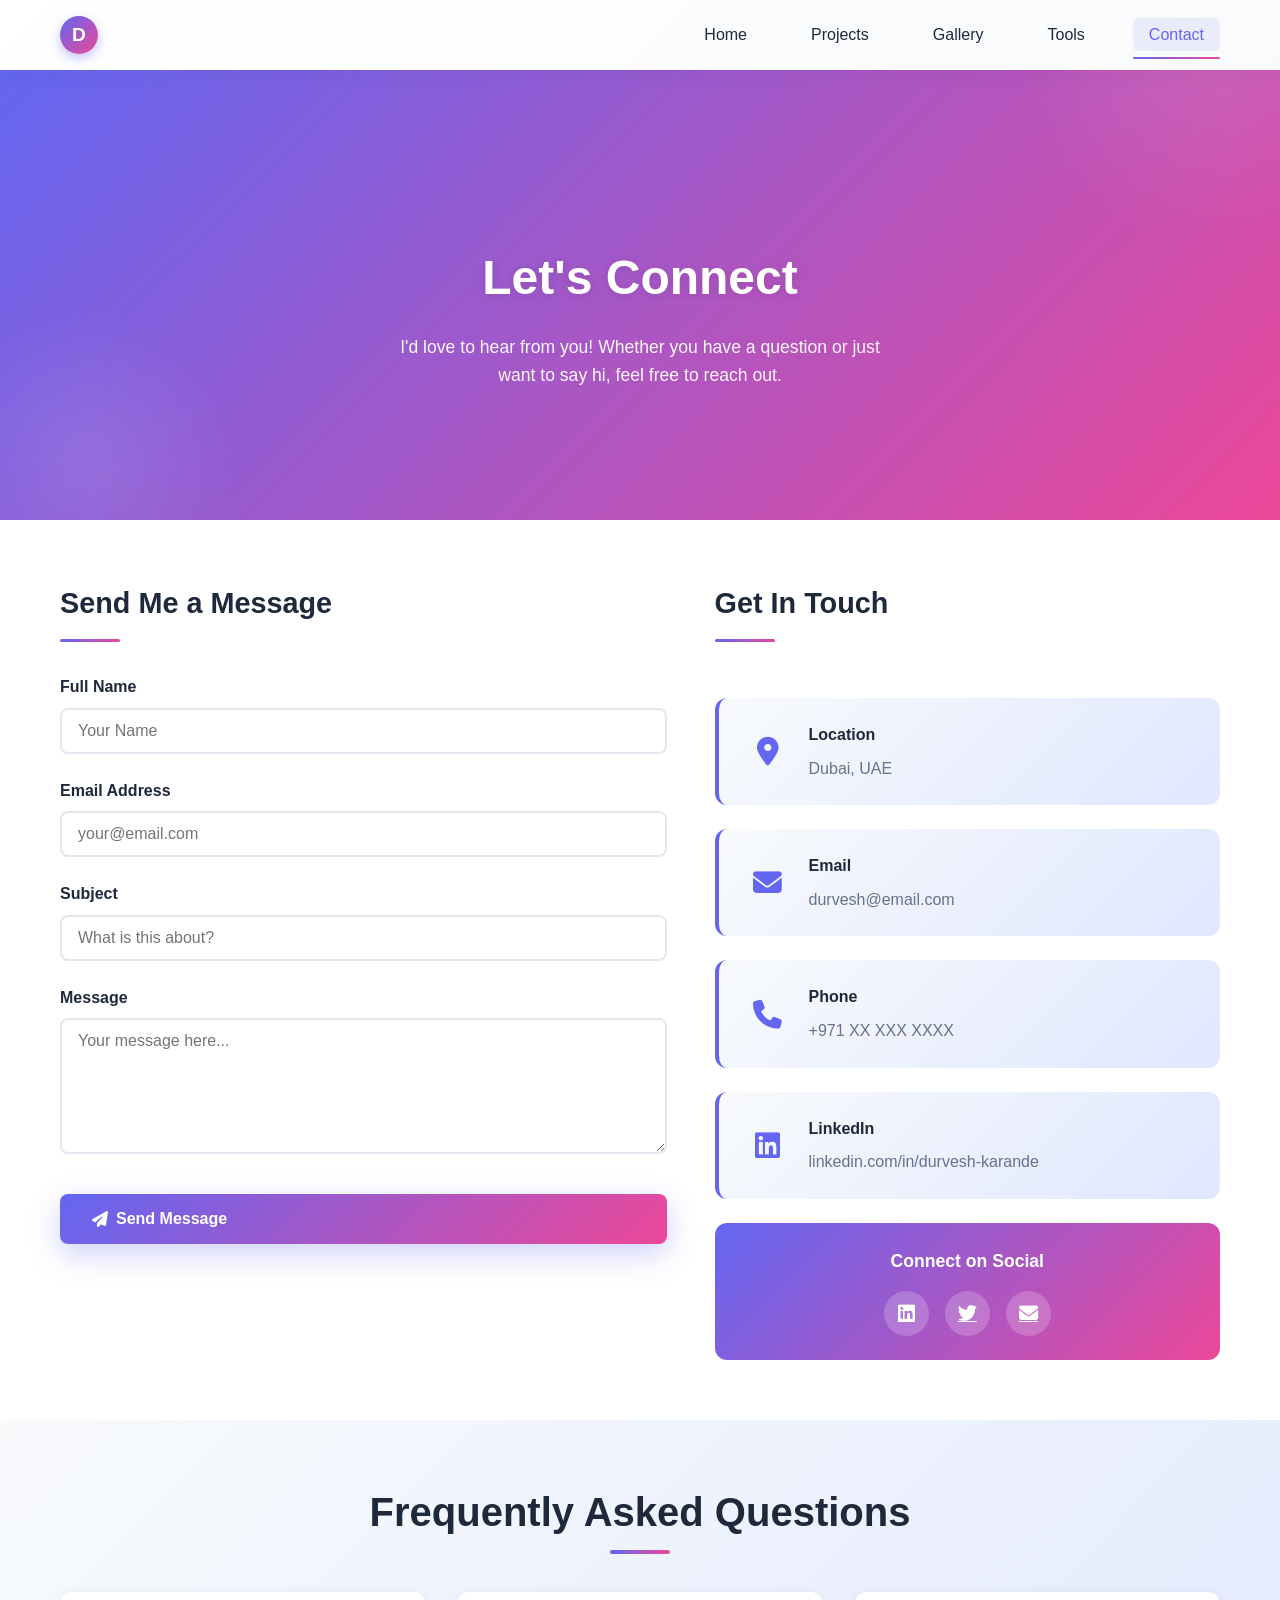
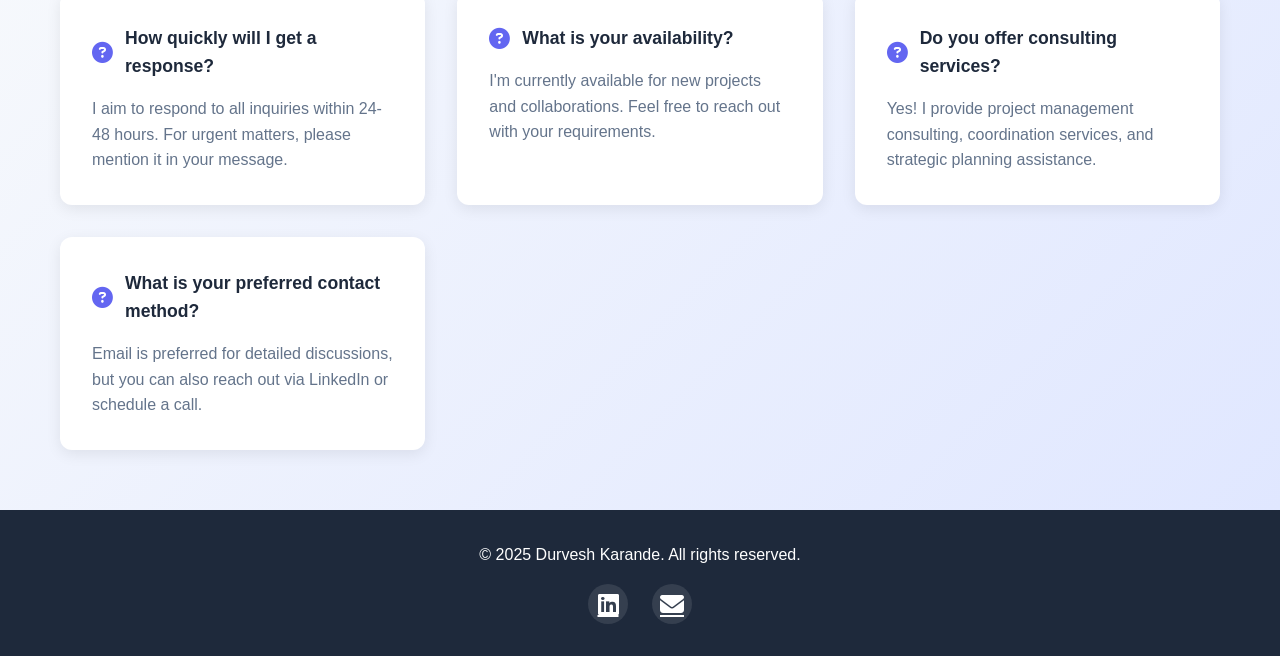
<file: contact.html>
<!DOCTYPE html>
<html lang="en">
<head>
    <meta charset="UTF-8">
    <meta name="viewport" content="width=device-width, initial-scale=1.0">
    <title>Contact - Durvesh Karande</title>
    <link rel="stylesheet" href="css/style.css">
    <link rel="stylesheet" href="https://cdnjs.cloudflare.com/ajax/libs/font-awesome/6.4.0/css/all.min.css">
</head>
<body>
    <!-- Navigation Bar -->
    <nav class="navbar">
        <div class="nav-container">
            <div class="logo">
                <span class="logo-icon">D</span>
            </div>
            <ul class="nav-menu">
                <li class="nav-item">
                    <a href="index.html" class="nav-link">Home</a>
                </li>
                <li class="nav-item dropdown">
                    <a href="index.html#projects" class="nav-link">Projects</a>
                    <div class="dropdown-content">
                        <a href="https://durvesh-karande.github.io/Electric-Bicycle/" target="_blank" rel="noopener noreferrer">Electric Bicycle</a>
                    </div>
                </li>
                <li class="nav-item">
                    <a href="gallery.html" class="nav-link">Gallery</a>
                </li>
                <li class="nav-item">
                    <a href="https://durvesh-karande.github.io/Tools-for-Fools/" class="nav-link" target="_blank" rel="noopener noreferrer">Tools</a>
                </li>
                <li class="nav-item">
                    <a href="contact.html" class="nav-link active">Contact</a>
                </li>
            </ul>
            <div class="hamburger">
                <span></span>
                <span></span>
                <span></span>
            </div>
        </div>
    </nav>

    <!-- Hero Section -->
    <section class="contact-hero">
        <div class="contact-hero-content">
            <h1>Let's Connect</h1>
            <p>I'd love to hear from you! Whether you have a question or just want to say hi, feel free to reach out.</p>
        </div>
    </section>

    <!-- Contact Content Section -->
    <section class="section contact-section">
        <div class="container">
            <div class="contact-container">
                <!-- Contact Form -->
                <div class="contact-form-wrapper">
                    <h2>Send Me a Message</h2>
                    <form id="contactForm" class="contact-form">
                        <div class="form-group">
                            <label for="name">Full Name</label>
                            <input type="text" id="name" name="name" placeholder="Your Name" required>
                        </div>

                        <div class="form-group">
                            <label for="email">Email Address</label>
                            <input type="email" id="email" name="email" placeholder="your@email.com" required>
                        </div>

                        <div class="form-group">
                            <label for="subject">Subject</label>
                            <input type="text" id="subject" name="subject" placeholder="What is this about?" required>
                        </div>

                        <div class="form-group">
                            <label for="message">Message</label>
                            <textarea id="message" name="message" placeholder="Your message here..." rows="6" required></textarea>
                        </div>

                        <button type="submit" class="btn btn-primary contact-submit">
                            <i class="fas fa-paper-plane"></i> Send Message
                        </button>
                    </form>
                </div>

                <!-- Contact Info -->
                <div class="contact-info-wrapper">
                    <h2>Get In Touch</h2>

                    <div class="contact-info-card">
                        <div class="contact-info-icon">
                            <i class="fas fa-map-marker-alt"></i>
                        </div>
                        <div class="contact-info-content">
                            <h3>Location</h3>
                            <p>Dubai, UAE</p>
                        </div>
                    </div>

                    <div class="contact-info-card">
                        <div class="contact-info-icon">
                            <i class="fas fa-envelope"></i>
                        </div>
                        <div class="contact-info-content">
                            <h3>Email</h3>
                            <a href="mailto:durvesh@email.com">durvesh@email.com</a>
                        </div>
                    </div>

                    <div class="contact-info-card">
                        <div class="contact-info-icon">
                            <i class="fas fa-phone"></i>
                        </div>
                        <div class="contact-info-content">
                            <h3>Phone</h3>
                            <a href="tel:+971XXXXXXXXX">+971 XX XXX XXXX</a>
                        </div>
                    </div>

                    <div class="contact-info-card">
                        <div class="contact-info-icon">
                            <i class="fab fa-linkedin"></i>
                        </div>
                        <div class="contact-info-content">
                            <h3>LinkedIn</h3>
                            <a href="https://linkedin.com/in/durvesh-karande" target="_blank">linkedin.com/in/durvesh-karande</a>
                        </div>
                    </div>

                    <div class="social-links-contact">
                        <h3>Connect on Social</h3>
                        <div class="social-icons">
                            <a href="https://linkedin.com/in/durvesh-karande" target="_blank" title="LinkedIn">
                                <i class="fab fa-linkedin"></i>
                            </a>
                            <a href="https://twitter.com" target="_blank" title="Twitter">
                                <i class="fab fa-twitter"></i>
                            </a>
                            <a href="mailto:durvesh@email.com" title="Email">
                                <i class="fas fa-envelope"></i>
                            </a>
                        </div>
                    </div>
                </div>
            </div>
        </div>
    </section>

    <!-- FAQ Section -->
    <section class="section contact-faq">
        <div class="container">
            <h2 class="section-title">Frequently Asked Questions</h2>
            <div class="faq-grid">
                <div class="faq-item">
                    <h3><i class="fas fa-question-circle"></i> How quickly will I get a response?</h3>
                    <p>I aim to respond to all inquiries within 24-48 hours. For urgent matters, please mention it in your message.</p>
                </div>

                <div class="faq-item">
                    <h3><i class="fas fa-question-circle"></i> What is your availability?</h3>
                    <p>I'm currently available for new projects and collaborations. Feel free to reach out with your requirements.</p>
                </div>

                <div class="faq-item">
                    <h3><i class="fas fa-question-circle"></i> Do you offer consulting services?</h3>
                    <p>Yes! I provide project management consulting, coordination services, and strategic planning assistance.</p>
                </div>

                <div class="faq-item">
                    <h3><i class="fas fa-question-circle"></i> What is your preferred contact method?</h3>
                    <p>Email is preferred for detailed discussions, but you can also reach out via LinkedIn or schedule a call.</p>
                </div>
            </div>
        </div>
    </section>

    <!-- Footer -->
    <footer class="footer">
        <div class="container">
            <p>&copy; 2025 Durvesh Karande. All rights reserved.</p>
            <div class="social-links">
                <a href="https://linkedin.com/in/durvesh-karande" target="_blank"><i class="fab fa-linkedin"></i></a>
                <a href="mailto:durvesh@email.com"><i class="fas fa-envelope"></i></a>
            </div>
        </div>
    </footer>

    <script src="js/script.js"></script>
</body>
</html>
</file>
<file: css/style.css>
/* ===== Root Variables ===== */
:root {
    --primary-color: #6366f1;
    --secondary-color: #ec4899;
    --dark-bg: #0f172a;
    --light-bg: #f8fafc;
    --text-dark: #1e293b;
    --text-light: #64748b;
    --border-color: #e2e8f0;
    --success-color: #10b981;
    --transition: all 0.3s ease;
}

/* ===== Global Styles ===== */
* {
    margin: 0;
    padding: 0;
    box-sizing: border-box;
}

html {
    scroll-behavior: smooth;
}

body {
    font-family: 'Segoe UI', Tahoma, Geneva, Verdana, sans-serif;
    color: var(--text-dark);
    background-color: #fff;
    line-height: 1.6;
    overflow-x: hidden;
}

.container {
    max-width: 1200px;
    margin: 0 auto;
    padding: 0 20px;
}

/* ===== Navigation Bar ===== */
.navbar {
    position: sticky;
    top: 0;
    background: linear-gradient(135deg, #ffffff 0%, #f8fafc 100%);
    backdrop-filter: blur(10px);
    box-shadow: 0 2px 20px rgba(0, 0, 0, 0.05);
    z-index: 1000;
    padding: 1rem 0;
}

.nav-container {
    max-width: 1200px;
    margin: 0 auto;
    padding: 0 20px;
    display: flex;
    justify-content: space-between;
    align-items: center;
}

.logo {
    font-size: 1.4rem;
    font-weight: 700;
    background: linear-gradient(135deg, var(--primary-color), var(--secondary-color));
    -webkit-background-clip: text;
    -webkit-text-fill-color: transparent;
    background-clip: text;
    display: flex;
    align-items: center;
    gap: 10px;
}

.logo-icon {
    width: 38px;
    height: 38px;
    background: linear-gradient(135deg, var(--primary-color), var(--secondary-color));
    border-radius: 50%;
    display: flex;
    align-items: center;
    justify-content: center;
    font-size: 1.2rem;
    font-weight: 800;
    color: white;
    -webkit-text-fill-color: white;
    flex-shrink: 0;
    box-shadow: 0 4px 12px rgba(99, 102, 241, 0.4);
}

.nav-menu {
    display: flex;
    list-style: none;
    gap: 2rem;
    align-items: center;
}

.nav-item {
    position: relative;
}

.nav-link {
    text-decoration: none;
    color: var(--text-dark);
    font-weight: 500;
    padding: 0.5rem 1rem;
    border-radius: 6px;
    transition: var(--transition);
    position: relative;
}

.nav-link:hover,
.nav-link.active {
    color: var(--primary-color);
    background-color: rgba(99, 102, 241, 0.1);
}

.nav-link.active::after {
    content: '';
    position: absolute;
    bottom: -8px;
    left: 0;
    right: 0;
    height: 2px;
    background: linear-gradient(90deg, var(--primary-color), var(--secondary-color));
    border-radius: 2px;
}

/* Dropdown Menu */
.dropdown {
    position: relative;
}

.dropdown-content {
    display: none;
    position: absolute;
    background-color: white;
    min-width: 200px;
    box-shadow: 0 8px 32px rgba(0, 0, 0, 0.1);
    padding: 0.5rem 0;
    border-radius: 8px;
    top: 100%;
    left: 0;
    border-top: 3px solid var(--primary-color);
    animation: slideDown 0.3s ease;
}

@keyframes slideDown {
    from {
        opacity: 0;
        transform: translateY(-10px);
    }
    to {
        opacity: 1;
        transform: translateY(0);
    }
}

.dropdown:hover .dropdown-content {
    display: block;
}

.dropdown-content a {
    color: var(--text-dark);
    padding: 0.75rem 1.5rem;
    text-decoration: none;
    display: block;
    transition: var(--transition);
    border-left: 3px solid transparent;
}

.dropdown-content a:hover {
    background-color: rgba(99, 102, 241, 0.1);
    border-left-color: var(--primary-color);
    padding-left: 2rem;
}

.hamburger {
    display: none;
    flex-direction: column;
    cursor: pointer;
}

.hamburger span {
    width: 25px;
    height: 3px;
    background-color: var(--text-dark);
    margin: 5px 0;
    border-radius: 3px;
    transition: var(--transition);
}

/* ===== Hero Section ===== */
@keyframes fadeInUp {
    from { opacity: 0; transform: translateY(30px); }
    to   { opacity: 1; transform: translateY(0); }
}
@keyframes fadeInLeft {
    from { opacity: 0; transform: translateX(-40px); }
    to   { opacity: 1; transform: translateX(0); }
}
@keyframes fadeInRight {
    from { opacity: 0; transform: translateX(40px); }
    to   { opacity: 1; transform: translateX(0); }
}
@keyframes slideInRight {
    from { opacity: 0; transform: translateX(-50px); }
    to   { opacity: 1; transform: translateX(0); }
}
@keyframes slideInLeft {
    from { opacity: 0; transform: translateX(50px); }
    to   { opacity: 1; transform: translateX(0); }
}
@keyframes blobFloat {
    0%, 100% { transform: translate(0, 0) scale(1); }
    33%       { transform: translate(30px, -30px) scale(1.05); }
    66%       { transform: translate(-20px, 20px) scale(0.95); }
}
@keyframes rotateSlow {
    from { transform: rotate(0deg); }
    to   { transform: rotate(360deg); }
}
@keyframes rotateSlowReverse {
    from { transform: rotate(0deg); }
    to   { transform: rotate(-360deg); }
}
@keyframes floatCard {
    0%, 100% { transform: translateY(0); }
    50%       { transform: translateY(-8px); }
}
@keyframes cursorBlink {
    0%, 100% { opacity: 1; }
    50%       { opacity: 0; }
}
@keyframes scrollPulse {
    0%, 100% { height: 0; opacity: 1; }
    100%      { height: 40px; opacity: 0; }
}
@keyframes availPulse {
    0%, 100% { transform: scale(1); opacity: 1; }
    50%       { transform: scale(1.6); opacity: 0.4; }
}

.hero {
    position: relative;
    min-height: 100vh;
    display: flex;
    flex-direction: column;
    align-items: center;
    justify-content: center;
    overflow: hidden;
    background:
        linear-gradient(135deg, rgba(15,23,42,0.82) 0%, rgba(30,27,75,0.75) 45%, rgba(49,46,129,0.70) 100%),
        url('../images/Cover%20photo.jpg') 70% center / cover no-repeat;
    padding: 100px 20px 60px;
}

/* Background blobs */
.hero-bg {
    position: absolute;
    inset: 0;
    pointer-events: none;
    overflow: hidden;
}
.hero-blob {
    position: absolute;
    border-radius: 50%;
    filter: blur(80px);
    opacity: 0.25;
}
.blob-1 {
    width: 500px; height: 500px;
    background: radial-gradient(circle, #6366f1, transparent);
    top: -100px; left: -100px;
    animation: blobFloat 10s ease-in-out infinite;
}
.blob-2 {
    width: 400px; height: 400px;
    background: radial-gradient(circle, #ec4899, transparent);
    bottom: -80px; right: -80px;
    animation: blobFloat 13s ease-in-out infinite reverse;
}
.blob-3 {
    width: 300px; height: 300px;
    background: radial-gradient(circle, #8b5cf6, transparent);
    top: 50%; left: 50%;
    transform: translate(-50%, -50%);
    animation: blobFloat 8s ease-in-out infinite 2s;
}
.hero-grid-overlay {
    position: absolute; inset: 0;
    background-image:
        linear-gradient(rgba(255,255,255,0.03) 1px, transparent 1px),
        linear-gradient(90deg, rgba(255,255,255,0.03) 1px, transparent 1px);
    background-size: 50px 50px;
}

/* Main container */
.hero-container {
    position: relative;
    z-index: 10;
    display: flex;
    align-items: center;
    justify-content: center;
    gap: 5rem;
    max-width: 1100px;
    width: 100%;
}

/* LEFT side */
.hero-left {
    flex: 1;
    animation: fadeInLeft 0.9s ease both;
}

.hero-available {
    display: inline-flex;
    align-items: center;
    gap: 0.5rem;
    background: rgba(16,185,129,0.12);
    border: 1px solid rgba(16,185,129,0.3);
    color: #34d399;
    font-size: 0.82rem;
    font-weight: 600;
    padding: 0.4rem 1rem;
    border-radius: 50px;
    margin-bottom: 1.5rem;
    letter-spacing: 0.3px;
}
.avail-dot {
    width: 8px; height: 8px;
    background: #34d399;
    border-radius: 50%;
    animation: availPulse 2s ease-in-out infinite;
}

.hero-title {
    margin-bottom: 1rem;
}
.hero-hi {
    display: block;
    font-size: 1.2rem;
    font-weight: 500;
    color: rgba(255,255,255,0.5);
    letter-spacing: 2px;
    text-transform: uppercase;
    margin-bottom: 0.4rem;
}
.hero-name {
    display: block;
    font-size: 4rem;
    font-weight: 800;
    line-height: 1.1;
    background: linear-gradient(135deg, #fff 0%, #c7d2fe 50%, #f0abfc 100%);
    -webkit-background-clip: text;
    -webkit-text-fill-color: transparent;
    background-clip: text;
}

.hero-role-wrap {
    font-size: 1.25rem;
    color: rgba(255,255,255,0.6);
    margin-bottom: 1.5rem;
    font-weight: 400;
}
.role-prefix { color: rgba(255,255,255,0.45); }
.hero-typed {
    color: #a5b4fc;
    font-weight: 700;
}
.hero-cursor {
    color: #6366f1;
    font-weight: 300;
    animation: cursorBlink 0.8s step-end infinite;
}

.hero-bio {
    font-size: 1rem;
    color: rgba(255,255,255,0.55);
    max-width: 480px;
    line-height: 1.8;
    margin-bottom: 2rem;
}

.hero-buttons {
    display: flex;
    gap: 1rem;
    flex-wrap: wrap;
    margin-bottom: 2rem;
    animation: fadeInUp 0.8s ease 0.4s both;
}

.hero-social {
    display: flex;
    gap: 0.85rem;
    animation: fadeInUp 0.8s ease 0.6s both;
}
.hero-social-icon {
    width: 42px; height: 42px;
    border-radius: 50%;
    display: flex; align-items: center; justify-content: center;
    font-size: 1.1rem;
    color: white;
    text-decoration: none;
    transition: var(--transition);
    box-shadow: 0 4px 15px rgba(0,0,0,0.25);
}
.hero-social-icon.linkedin  { background: #0077b5; }
.hero-social-icon.instagram { background: linear-gradient(45deg,#f09433,#e6683c,#dc2743,#cc2366,#bc1888); }
.hero-social-icon.twitter   { background: #1da1f2; }
.hero-social-icon.pinterest { background: #e60023; }
.hero-social-icon:hover     { transform: translateY(-5px) scale(1.1); box-shadow: 0 8px 25px rgba(0,0,0,0.3); }

/* RIGHT side */
.hero-right {
    flex-shrink: 0;
    animation: fadeInRight 0.9s ease 0.2s both;
}

.hero-visual {
    position: relative;
    width: 340px; height: 340px;
    display: flex; align-items: center; justify-content: center;
}
.hero-corner-widget .hero-visual {
    width: 140px; height: 140px;
}

/* Rotating rings */
.ring {
    position: absolute;
    border-radius: 50%;
    border: 2px dashed rgba(99,102,241,0.4);
}
.ring-1 {
    width: 100%; height: 100%;
    animation: rotateSlow 12s linear infinite;
}
.ring-2 {
    width: 78%; height: 78%;
    border-color: rgba(236,72,153,0.3);
    animation: rotateSlowReverse 8s linear infinite;
}

/* Avatar */
.hero-avatar {
    width: 200px; height: 200px;
    background: linear-gradient(135deg, #6366f1 0%, #8b5cf6 50%, #ec4899 100%);
    border-radius: 50%;
    display: flex; align-items: center; justify-content: center;
    font-size: 100px;
    color: rgba(255,255,255,0.9);
    box-shadow:
        0 0 0 8px rgba(99,102,241,0.15),
        0 0 0 16px rgba(99,102,241,0.08),
        0 25px 60px rgba(99,102,241,0.4);
    z-index: 2;
}

/* Floating cards */
.hero-float-card {
    position: absolute;
    display: flex; align-items: center; gap: 0.5rem;
    background: rgba(255,255,255,0.08);
    backdrop-filter: blur(12px);
    border: 1px solid rgba(255,255,255,0.15);
    border-radius: 12px;
    padding: 0.5rem 0.9rem;
    font-size: 0.78rem;
    font-weight: 600;
    color: white;
    white-space: nowrap;
    z-index: 3;
    box-shadow: 0 8px 24px rgba(0,0,0,0.2);
}
.hero-float-card i { font-size: 0.85rem; color: #a5b4fc; }
.fc-1 { top: 145px; left: 20px;  animation: floatCard 3s ease-in-out infinite; }
.fc-2 { top: 145px; left: 26%;  animation: floatCard 3.5s ease-in-out infinite 0.5s; }
.fc-3 { top: 145px; left: 52%;  animation: floatCard 4s ease-in-out infinite 1s; }
.fc-4 { top: 145px; right: 20px; animation: floatCard 3.2s ease-in-out infinite 1.5s; }

/* Scroll hint */
/* Corner widget — rings + stats */
.hero-corner-widget {
    position: absolute;
    top: 80px;
    right: 40px;
    z-index: 10;
}
.hero-corner-widget .hero-visual {
    width: 140px;
    height: 140px;
}
.hcs-item {
    position: absolute;
    display: flex;
    align-items: center;
    gap: 5px;
    background: rgba(255,255,255,0.08);
    backdrop-filter: blur(10px);
    border: 1px solid rgba(255,255,255,0.15);
    border-radius: 8px;
    padding: 4px 8px;
    font-size: 0.65rem;
    font-weight: 600;
    color: white;
    white-space: nowrap;
    z-index: 3;
}
.hcs-item i { font-size: 0.62rem; color: #a5b4fc; }
.hcs-top    { top: -18px;  left: 50%; transform: translateX(-50%); animation: floatCard 3s ease-in-out infinite; }
.hcs-right  { top: 50%;   right: -75px; transform: translateY(-50%); animation: floatCard 3.5s ease-in-out infinite 0.5s; }
.hcs-bottom { bottom: -18px; left: 50%; transform: translateX(-50%); animation: floatCard 4s ease-in-out infinite 1s; }
.hcs-left   { top: 50%;   left: -80px; transform: translateY(-50%); animation: floatCard 3.2s ease-in-out infinite 1.5s; }

.hero-scroll {
    position: absolute;
    bottom: 2rem;
    left: 50%;
    transform: translateX(-50%);
    display: flex; flex-direction: column; align-items: center;
    gap: 0.5rem;
    color: rgba(255,255,255,0.3);
    font-size: 0.72rem;
    letter-spacing: 2px;
    text-transform: uppercase;
    z-index: 10;
}
.scroll-line {
    width: 1px;
    background: linear-gradient(to bottom, rgba(255,255,255,0.4), transparent);
    animation: scrollPulse 2s ease-in-out infinite;
}

/* Buttons override for dark hero */
.btn-primary {
    background: linear-gradient(135deg, #6366f1, #ec4899);
    color: white;
    box-shadow: 0 10px 30px rgba(99,102,241,0.35);
    border-radius: 50px;
    padding: 0.8rem 2rem;
}
.btn-primary:hover {
    transform: translateY(-3px);
    box-shadow: 0 15px 40px rgba(99,102,241,0.5);
}
.btn-resume {
    background: rgba(255,255,255,0.08);
    color: white;
    border: 1.5px solid rgba(255,255,255,0.25);
    border-radius: 50px;
    padding: 0.8rem 2rem;
    backdrop-filter: blur(8px);
}
.btn-resume:hover {
    background: white;
    color: #1e1b4b;
    border-color: white;
    transform: translateY(-3px);
    box-shadow: 0 8px 25px rgba(255,255,255,0.15);
}

.btn {
    padding: 0.75rem 2rem;
    border-radius: 8px;
    text-decoration: none;
    font-weight: 600;
    transition: var(--transition);
    border: none;
    cursor: pointer;
    display: inline-flex;
    align-items: center;
    gap: 0.5rem;
}

.btn-primary {
    background: linear-gradient(135deg, var(--primary-color), var(--secondary-color));
    color: white;
    box-shadow: 0 10px 30px rgba(99, 102, 241, 0.3);
}

.btn-primary:hover {
    transform: translateY(-3px);
    box-shadow: 0 15px 40px rgba(99, 102, 241, 0.4);
}

.btn-secondary {
    background-color: white;
    color: var(--primary-color);
    border: 2px solid var(--primary-color);
}

.btn-secondary:hover {
    background-color: rgba(99, 102, 241, 0.1);
    transform: translateY(-3px);
}

.btn-resume {
    background-color: white;
    color: var(--text-dark);
    border: 2px solid var(--border-color);
    box-shadow: 0 4px 15px rgba(0,0,0,0.08);
}

.btn-resume:hover {
    background-color: var(--text-dark);
    color: white;
    border-color: var(--text-dark);
    transform: translateY(-3px);
    box-shadow: 0 8px 25px rgba(0,0,0,0.15);
}

/* ===== Sections ===== */
.section {
    padding: 60px 20px;
}

.section-title {
    font-size: 2.5rem;
    font-weight: 700;
    text-align: center;
    margin-bottom: 3rem;
    position: relative;
    display: inline-block;
    width: 100%;
}

.section-title::after {
    content: '';
    position: absolute;
    bottom: -10px;
    left: 50%;
    transform: translateX(-50%);
    width: 60px;
    height: 4px;
    background: linear-gradient(90deg, var(--primary-color), var(--secondary-color));
    border-radius: 2px;
}

/* ===== Personal Info Section ===== */
.personal-info {
    background-color: var(--light-bg);
}

.info-grid {
    display: grid;
    grid-template-columns: repeat(auto-fit, minmax(250px, 1fr));
    gap: 2rem;
}

.info-card {
    background: white;
    padding: 2rem;
    border-radius: 12px;
    text-align: center;
    box-shadow: 0 4px 15px rgba(0, 0, 0, 0.08);
    transition: var(--transition);
    animation: scaleIn 0.6s ease;
}

@keyframes scaleIn {
    from {
        opacity: 0;
        transform: scale(0.9);
    }
    to {
        opacity: 1;
        transform: scale(1);
    }
}

.info-card:hover {
    transform: translateY(-10px);
    box-shadow: 0 10px 30px rgba(99, 102, 241, 0.2);
}

.info-icon {
    font-size: 2.5rem;
    color: var(--primary-color);
    margin-bottom: 1rem;
}

.info-card h3 {
    font-size: 1.2rem;
    margin-bottom: 0.5rem;
    color: var(--text-dark);
}

.info-card p,
.info-card a {
    color: var(--text-light);
    text-decoration: none;
}

.info-card a:hover {
    color: var(--primary-color);
    text-decoration: underline;
}

/* ===== Activity Stats Section ===== */
.activity-stats {
    background: linear-gradient(135deg, var(--primary-color) 0%, var(--secondary-color) 100%);
}

.stats-grid {
    display: grid;
    grid-template-columns: repeat(auto-fit, minmax(200px, 1fr));
    gap: 2rem;
}

.stat-card {
    background: rgba(255, 255, 255, 0.95);
    padding: 2rem;
    border-radius: 12px;
    text-align: center;
    position: relative;
    overflow: hidden;
    transition: var(--transition);
}

.stat-card::before {
    content: '';
    position: absolute;
    top: -50%;
    right: -50%;
    width: 300px;
    height: 300px;
    background: radial-gradient(circle, rgba(99, 102, 241, 0.1) 0%, transparent 70%);
    border-radius: 50%;
    transition: var(--transition);
}

.stat-card:hover::before {
    transform: translate(50%, 50%);
}

.stat-card:hover {
    transform: translateY(-10px);
    box-shadow: 0 15px 40px rgba(0, 0, 0, 0.15);
}

.stat-number {
    font-size: 2.5rem;
    font-weight: 700;
    background: linear-gradient(135deg, var(--primary-color), var(--secondary-color));
    -webkit-background-clip: text;
    -webkit-text-fill-color: transparent;
    background-clip: text;
    position: relative;
    z-index: 1;
}

.stat-label {
    font-size: 1rem;
    color: var(--text-light);
    margin-top: 0.5rem;
    position: relative;
    z-index: 1;
}

.stat-icon {
    font-size: 1.5rem;
    color: var(--primary-color);
    margin-top: 1rem;
    position: relative;
    z-index: 1;
}

/* ===== 3D Scroll Animation for Stat Cards ===== */
.activity-stats {
    perspective: 1200px;
}

.stats-grid {
    perspective: 1200px;
}

.stat-card {
    opacity: 0;
    transform: rotateX(60deg) translateY(80px) scale(0.8);
    transform-origin: bottom center;
    transform-style: preserve-3d;
    transition: opacity 0.8s cubic-bezier(0.34, 1.56, 0.64, 1), transform 0.8s cubic-bezier(0.34, 1.56, 0.64, 1);
}

.stat-card.animate-in {
    opacity: 1;
    transform: rotateX(0deg) translateY(0) scale(1);
}

.stat-card:nth-child(1).animate-in { transition-delay: 0s; }
.stat-card:nth-child(2).animate-in { transition-delay: 0.15s; }
.stat-card:nth-child(3).animate-in { transition-delay: 0.3s; }
.stat-card:nth-child(4).animate-in { transition-delay: 0.45s; }
.stat-card:nth-child(5).animate-in { transition-delay: 0.6s; }
.stat-card:nth-child(6).animate-in { transition-delay: 0.75s; }

.stat-card {
    cursor: pointer;
}

.stat-card:hover {
    transform: translateY(-15px) rotateX(-5deg) rotateY(5deg) scale(1.03);
    box-shadow: 0 25px 60px rgba(99, 102, 241, 0.3), 0 0 30px rgba(236, 72, 153, 0.2);
}

.stat-card .stat-icon {
    transition: transform 0.4s cubic-bezier(0.34, 1.56, 0.64, 1);
    display: inline-block;
}

.stat-card:hover .stat-icon {
    transform: scale(1.3) rotate(10deg);
    color: var(--secondary-color);
}

.stat-card:hover .stat-number {
    animation: pulseNumber 0.6s ease-in-out;
}

@keyframes pulseNumber {
    0%, 100% { transform: scale(1); }
    50% { transform: scale(1.15); }
}

/* Floating particles inside card */
.stat-card::after {
    content: '';
    position: absolute;
    top: 50%;
    left: 50%;
    width: 10px;
    height: 10px;
    background: radial-gradient(circle, var(--primary-color), transparent);
    border-radius: 50%;
    opacity: 0;
    transform: translate(-50%, -50%);
    transition: all 0.6s ease;
    pointer-events: none;
}

.stat-card:hover::after {
    opacity: 0.5;
    width: 200px;
    height: 200px;
    filter: blur(30px);
}

/* ===== Work Experience Section ===== */
.work-experience {
    background-color: var(--light-bg);
}

.timeline {
    position: relative;
    padding: 2rem 0;
}

.timeline::before {
    content: '';
    position: absolute;
    left: 50%;
    transform: translateX(-50%);
    width: 3px;
    height: 100%;
    background: linear-gradient(180deg, var(--primary-color), var(--secondary-color));
    border-radius: 3px;
}

.timeline-item {
    margin-bottom: 3rem;
    width: calc(50% - 50px);
    opacity: 0;
    transition: opacity 0.6s ease, transform 0.6s ease;
}

.timeline-item:nth-child(odd) {
    margin-left: 0;
    text-align: right;
    padding-right: 50px;
    transform: translateX(-40px);
}

.timeline-item:nth-child(even) {
    margin-left: auto;
    padding-left: 50px;
    transform: translateX(40px);
}

.timeline-item.animate-in {
    opacity: 1;
    transform: translateX(0);
}

.timeline-item:nth-child(2).animate-in {
    transition-delay: 0.2s;
}

.timeline-marker {
    position: absolute;
    left: 50%;
    transform: translateX(-50%) scale(0);
    width: 20px;
    height: 20px;
    background: white;
    border: 4px solid var(--primary-color);
    border-radius: 50%;
    top: 20px;
    transition: transform 0.4s cubic-bezier(0.34, 1.56, 0.64, 1);
}

.timeline-item.animate-in .timeline-marker {
    transform: translateX(-50%) scale(1);
}

.timeline-content {
    background: white;
    padding: 2rem;
    border-radius: 12px;
    box-shadow: 0 4px 15px rgba(0, 0, 0, 0.08);
    transition: var(--transition);
}

.timeline-content:hover {
    box-shadow: 0 10px 30px rgba(99, 102, 241, 0.2);
    transform: translateY(-5px);
}

.timeline-content h3 {
    font-size: 1.3rem;
    color: var(--text-dark);
    margin-bottom: 0.5rem;
}

.timeline-content p {
    color: var(--text-light);
    margin-bottom: 0.5rem;
}

/* ===== Education Section ===== */
.education {
    background-color: white;
}

.education-grid {
    display: grid;
    grid-template-columns: repeat(auto-fit, minmax(280px, 1fr));
    gap: 2rem;
}

.education-card {
    background: linear-gradient(135deg, #f8fafc 0%, #e0e7ff 100%);
    padding: 2rem;
    border-radius: 12px;
    border-left: 4px solid var(--primary-color);
    transition: var(--transition);
}

.education-card:hover {
    transform: translateY(-8px);
    box-shadow: 0 15px 40px rgba(99, 102, 241, 0.2);
}

.education-level {
    display: inline-block;
    background: var(--primary-color);
    color: white;
    padding: 0.25rem 0.75rem;
    border-radius: 20px;
    font-size: 0.85rem;
    font-weight: 600;
    margin-bottom: 1rem;
}

.education-card h3 {
    font-size: 1.2rem;
    margin-bottom: 0.5rem;
    color: var(--text-dark);
}

.education-card .institution {
    color: var(--text-light);
    margin-bottom: 0.5rem;
}

.education-card .period {
    color: var(--primary-color);
    font-weight: 600;
}

/* ===== Skills Section ===== */
.skills {
    background: linear-gradient(135deg, var(--light-bg) 0%, #f0e7ff 100%);
}

.skills-container {
    display: grid;
    gap: 3rem;
}

.skill-category {
    background: white;
    padding: 2rem;
    border-radius: 12px;
    box-shadow: 0 4px 15px rgba(0, 0, 0, 0.08);
    transition: var(--transition);
}

.skill-category:hover {
    box-shadow: 0 10px 30px rgba(99, 102, 241, 0.15);
}

.skill-category h3 {
    font-size: 1.3rem;
    margin-bottom: 1.5rem;
    color: var(--text-dark);
    display: flex;
    align-items: center;
    gap: 0.75rem;
}

.skill-category i {
    color: var(--primary-color);
}

.skill-tags {
    display: flex;
    flex-wrap: wrap;
    gap: 0.75rem;
}

.skill-tag {
    background: linear-gradient(135deg, rgba(99, 102, 241, 0.1), rgba(236, 72, 153, 0.1));
    color: var(--primary-color);
    padding: 0.5rem 1rem;
    border-radius: 20px;
    font-weight: 500;
    border: 1px solid rgba(99, 102, 241, 0.3);
    transition: var(--transition);
}

.skill-tag:hover {
    background: linear-gradient(135deg, var(--primary-color), var(--secondary-color));
    color: white;
    transform: translateY(-3px);
}

.skills-table {
    display: grid;
    grid-template-columns: repeat(auto-fit, minmax(200px, 1fr));
    gap: 1.5rem;
}

.tools-icon-grid {
    display: grid;
    grid-template-columns: repeat(auto-fill, minmax(90px, 1fr));
    gap: 1.2rem;
}

.tool-icon-card {
    display: flex;
    flex-direction: column;
    align-items: center;
    gap: 0.5rem;
    cursor: default;
    transition: var(--transition);
}

.tool-icon-card:hover {
    transform: translateY(-5px);
}

.tool-icon-wrap {
    width: 54px;
    height: 54px;
    border-radius: 14px;
    display: flex;
    align-items: center;
    justify-content: center;
    font-size: 1.5rem;
    color: #000000;
    box-shadow: 0 4px 12px rgba(0,0,0,0.15);
    transition: var(--transition);
}

.tool-icon-wrap i {
    color: #000000 !important;
}

.tool-icon-card:hover .tool-icon-wrap {
    box-shadow: 0 8px 20px rgba(0,0,0,0.25);
    transform: scale(1.08);
}

.tool-icon-card span {
    font-size: 0.75rem;
    font-weight: 600;
    color: var(--text-light);
    text-align: center;
    line-height: 1.3;
}

.tool-group {
    background: linear-gradient(135deg, #f8fafc 0%, #e0e7ff 100%);
    padding: 1.5rem;
    border-radius: 8px;
    border-left: 3px solid var(--primary-color);
}

.tool-group h4 {
    font-size: 0.95rem;
    font-weight: 600;
    color: var(--text-dark);
    margin-bottom: 0.75rem;
}

.tool-group p {
    color: var(--text-light);
    font-size: 0.95rem;
}

/* ===== Certifications Section ===== */
.certifications {
    background-color: var(--light-bg);
}

.certifications-grid {
    display: grid;
    grid-template-columns: repeat(auto-fit, minmax(280px, 1fr));
    gap: 2rem;
}

.cert-card {
    background: white;
    padding: 2rem;
    border-radius: 12px;
    text-align: center;
    box-shadow: 0 4px 15px rgba(0, 0, 0, 0.08);
    transition: var(--transition);
    position: relative;
    overflow: hidden;
}

.cert-card::before {
    content: '';
    position: absolute;
    top: 0;
    left: 0;
    right: 0;
    height: 4px;
    background: linear-gradient(90deg, var(--primary-color), var(--secondary-color));
}

.cert-card:hover {
    transform: translateY(-10px);
    box-shadow: 0 15px 40px rgba(99, 102, 241, 0.2);
}

.cert-icon {
    font-size: 3rem;
    color: var(--primary-color);
    margin-bottom: 1rem;
}

.cert-card h3 {
    font-size: 1.1rem;
    margin-bottom: 1rem;
    color: var(--text-dark);
}

.cert-card p {
    color: var(--text-light);
    font-size: 0.95rem;
}

/* Certificate image card */
.cert-card-img {
    padding: 0;
}
.cert-image {
    width: 100%;
    height: 220px;
    object-fit: cover;
    object-position: center top;
    border-radius: 12px 12px 0 0;
    display: block;
}
.cert-card-img h3,
.cert-card-img p {
    padding: 0 1.5rem;
}
.cert-card-img h3 { padding-top: 1rem; }
.cert-card-img p  { padding-bottom: 1.5rem; }

/* ===== Blog Section ===== */
.blog {
    background: linear-gradient(135deg, #f8fafc 0%, #e0e7ff 100%);
}

.blog-grid {
    display: grid;
    grid-template-columns: repeat(auto-fit, minmax(300px, 1fr));
    gap: 2rem;
}

.blog-card {
    background: white;
    padding: 2rem;
    border-radius: 12px;
    box-shadow: 0 4px 15px rgba(0, 0, 0, 0.08);
    transition: var(--transition);
    animation: fadeInUp 0.6s ease;
}

.blog-card:hover {
    transform: translateY(-10px);
    box-shadow: 0 15px 40px rgba(99, 102, 241, 0.2);
}

.blog-cover {
    width: 100%;
    height: 240px;
    margin-bottom: 1.5rem;
    border-radius: 12px;
    overflow: hidden;
    box-shadow: 0 12px 30px rgba(0, 0, 0, 0.2);
    background: linear-gradient(135deg, #f5f7fa 0%, #c3cfe2 100%);
    display: flex;
    align-items: center;
    justify-content: center;
}

.book-cover-img {
    width: 100%;
    height: 100%;
    object-fit: cover;
    object-position: center;
    transition: var(--transition);
}

.blog-card:hover .book-cover-img {
    transform: scale(1.05);
}

.blog-icon {
    font-size: 2.5rem;
    color: var(--primary-color);
    margin-bottom: 1rem;
}

.blog-card h3 {
    font-size: 1.2rem;
    margin-bottom: 1rem;
    color: var(--text-dark);
    line-height: 1.5;
}

.blog-card p {
    color: var(--text-light);
    margin-bottom: 1.5rem;
    font-size: 0.95rem;
}

.blog-link {
    color: var(--primary-color);
    text-decoration: none;
    font-weight: 600;
    display: inline-flex;
    align-items: center;
    gap: 0.5rem;
    transition: var(--transition);
}

.blog-link:hover {
    gap: 1rem;
    color: var(--secondary-color);
}

/* ===== Projects Section ===== */
.projects-grid {
    display: grid;
    grid-template-columns: repeat(auto-fit, minmax(320px, 1fr));
    gap: 2rem;
}

.project-card {
    background: white;
    padding: 2rem;
    border-radius: 12px;
    box-shadow: 0 4px 15px rgba(0, 0, 0, 0.08);
    transition: var(--transition);
    animation: fadeInUp 0.6s ease;
    display: flex;
    flex-direction: column;
}

.project-card:hover {
    transform: translateY(-10px);
    box-shadow: 0 15px 40px rgba(99, 102, 241, 0.2);
}

.project-cover {
    width: 100%;
    aspect-ratio: 1 / 1;
    max-height: 280px;
    margin: 0 auto 1.5rem;
    border-radius: 16px;
    display: flex;
    align-items: center;
    justify-content: center;
    color: #fff;
    box-shadow: 0 12px 30px rgba(0, 0, 0, 0.15);
    overflow: hidden;
    position: relative;
    padding: 1rem;
}

.project-cover-img {
    max-width: 100%;
    max-height: 100%;
    width: auto;
    height: auto;
    object-fit: contain;
    display: block;
}

.project-cover-icon {
    font-size: 5rem;
    opacity: 0.95;
}

.project-cover-numluck {
    background: linear-gradient(135deg, #6366f1 0%, #ec4899 100%);
}

.project-cover-worktrax {
    background: linear-gradient(135deg, #0ea5e9 0%, #8b5cf6 100%);
}

.project-card h3 {
    font-size: 1.4rem;
    margin-bottom: 0.75rem;
    color: var(--text-dark);
}

.project-card p {
    color: var(--text-light);
    margin-bottom: 1.5rem;
    font-size: 0.95rem;
    line-height: 1.6;
}

.project-actions {
    display: flex;
    gap: 0.75rem;
    flex-wrap: wrap;
    margin-top: auto;
}

.project-action-btn {
    display: inline-flex;
    align-items: center;
    gap: 0.5rem;
    padding: 0.65rem 1.25rem;
    border-radius: 8px;
    font-weight: 600;
    font-size: 0.9rem;
    text-decoration: none;
    background: linear-gradient(135deg, var(--primary-color), var(--secondary-color));
    color: #fff;
    transition: var(--transition);
    box-shadow: 0 4px 12px rgba(99, 102, 241, 0.25);
}

.project-action-btn:hover {
    transform: translateY(-2px);
    box-shadow: 0 8px 20px rgba(99, 102, 241, 0.4);
}

/* ===== Gallery Section ===== */
.gallery {
    background: linear-gradient(135deg, #f8fafc 0%, #ede9fe 100%);
}

.gallery-filter {
    display: flex;
    gap: 0.75rem;
    flex-wrap: wrap;
    justify-content: center;
    margin-bottom: 2.5rem;
}

.filter-btn {
    padding: 0.5rem 1.4rem;
    border-radius: 50px;
    border: 2px solid var(--border-color);
    background: white;
    color: var(--text-light);
    font-weight: 600;
    font-size: 0.9rem;
    cursor: pointer;
    transition: var(--transition);
}

.filter-btn:hover,
.filter-btn.active {
    background: var(--primary-color);
    border-color: var(--primary-color);
    color: white;
}

.gallery-grid {
    display: grid;
    grid-template-columns: repeat(auto-fill, minmax(320px, 1fr));
    gap: 2rem;
}

.gallery-card {
    background: white;
    border-radius: 16px;
    overflow: hidden;
    box-shadow: 0 4px 20px rgba(0,0,0,0.07);
    transition: var(--transition);
}

.gallery-card:hover {
    transform: translateY(-8px);
    box-shadow: 0 16px 40px rgba(99,102,241,0.15);
}

.gallery-card.hidden { display: none; }

.gallery-thumb {
    height: 160px;
    display: flex;
    align-items: center;
    justify-content: center;
    position: relative;
    overflow: hidden;
}

.worktrax-thumb  { background: linear-gradient(135deg, #0d1117 0%, #00c896 100%); }
.numluck-thumb   { background: linear-gradient(135deg, #1e1b4b 0%, #7c3aed 100%); }
.innovixus-thumb { background: linear-gradient(135deg, #0f172a 0%, #0ea5e9 100%); }
.iam-thumb       { background: linear-gradient(135deg, #1a1a2e 0%, #e94560 100%); }
.ms-thumb        { background: linear-gradient(135deg, #0078d4 0%, #50e6ff 100%); }
.li-thumb        { background: linear-gradient(135deg, #0a66c2 0%, #00a0dc 100%); }

.thumb-inner {
    text-align: center;
    color: white;
}

.thumb-header {
    font-size: 1.2rem;
    font-weight: 800;
    margin-bottom: 0.75rem;
    display: flex;
    align-items: center;
    justify-content: center;
    gap: 0.5rem;
}

.thumb-tags {
    display: flex;
    gap: 0.5rem;
    flex-wrap: wrap;
    justify-content: center;
}

.thumb-tags span {
    background: rgba(255,255,255,0.2);
    padding: 0.25rem 0.7rem;
    border-radius: 20px;
    font-size: 0.75rem;
    font-weight: 600;
    backdrop-filter: blur(4px);
}

.gallery-card-info {
    padding: 1.4rem 1.5rem;
}

.gallery-card-info h3 {
    font-size: 1.1rem;
    font-weight: 700;
    color: var(--text-dark);
    margin-bottom: 0.5rem;
}

.gallery-card-info p {
    font-size: 0.88rem;
    color: var(--text-light);
    line-height: 1.6;
    margin-bottom: 1rem;
}

.gallery-link {
    display: inline-flex;
    align-items: center;
    gap: 0.4rem;
    color: var(--primary-color);
    font-weight: 600;
    font-size: 0.88rem;
    text-decoration: none;
    transition: var(--transition);
}

.gallery-link:hover { gap: 0.7rem; }

.gallery-badge {
    display: inline-flex;
    align-items: center;
    gap: 0.4rem;
    padding: 0.3rem 0.9rem;
    border-radius: 20px;
    font-size: 0.8rem;
    font-weight: 600;
}

.active-badge { background: #dcfce7; color: #16a34a; }
.past-badge   { background: #f1f5f9; color: var(--text-light); }
.cert-badge   { background: #ede9fe; color: var(--primary-color); }

/* ===== Footer ===== */
.footer {
    background: linear-gradient(135deg, #1e293b 0%, var(--text-dark) 100%);
    color: white;
    padding: 2rem 20px;
    text-align: center;
}

.footer .container {
    display: flex;
    flex-direction: column;
    gap: 1rem;
}

.social-links {
    display: flex;
    gap: 1.5rem;
    justify-content: center;
}

.social-links a {
    color: white;
    font-size: 1.5rem;
    transition: var(--transition);
    display: inline-flex;
    align-items: center;
    justify-content: center;
    width: 40px;
    height: 40px;
    border-radius: 50%;
    background: rgba(255, 255, 255, 0.1);
}

.social-links a:hover {
    background: var(--primary-color);
    transform: translateY(-5px);
}

/* ===== Responsive Design ===== */
@media (max-width: 768px) {
    .hamburger {
        display: flex;
    }

    .nav-menu {
        display: none;
    }

    .nav-menu.active {
        display: flex;
        position: absolute;
        top: 70px;
        left: 0;
        width: 100%;
        background: white;
        flex-direction: column;
        gap: 0;
        padding: 1rem;
    }

    .hero-title {
        font-size: 2.5rem;
    }

    .hero-subtitle {
        font-size: 1.2rem;
    }

    .section-title {
        font-size: 2rem;
    }

    .timeline::before {
        left: 10px;
    }

    .timeline-item {
        width: 100%;
        padding-left: 50px;
        text-align: left;
    }

    .timeline-item:nth-child(odd) {
        text-align: left;
        padding-right: 0;
        padding-left: 50px;
    }

    .timeline-item:nth-child(even) {
        padding-left: 50px;
        margin-left: 0;
    }

    .timeline-marker {
        left: 0;
    }

    .hero-buttons {
        flex-direction: column;
    }

    .btn {
        width: 100%;
        justify-content: center;
    }
}

/* ===== Contact Page Styles ===== */
.contact-hero {
    min-height: 50vh;
    display: flex;
    align-items: center;
    justify-content: center;
    background: linear-gradient(135deg, var(--primary-color) 0%, var(--secondary-color) 100%);
    color: white;
    padding: 80px 20px 40px;
    text-align: center;
    position: relative;
    overflow: hidden;
}

.contact-hero::before {
    content: '';
    position: absolute;
    top: -50%;
    right: -10%;
    width: 400px;
    height: 400px;
    background: radial-gradient(circle, rgba(255, 255, 255, 0.1) 0%, transparent 70%);
    border-radius: 50%;
}

.contact-hero::after {
    content: '';
    position: absolute;
    bottom: -20%;
    left: -5%;
    width: 300px;
    height: 300px;
    background: radial-gradient(circle, rgba(255, 255, 255, 0.1) 0%, transparent 70%);
    border-radius: 50%;
}

.contact-hero-content {
    position: relative;
    z-index: 1;
    animation: fadeInUp 0.8s ease;
}

.contact-hero h1 {
    font-size: 3rem;
    margin-bottom: 1rem;
    text-shadow: 0 2px 10px rgba(0, 0, 0, 0.1);
}

.contact-hero p {
    font-size: 1.1rem;
    max-width: 500px;
    margin: 0 auto;
    opacity: 0.95;
}

.contact-section {
    background-color: white;
}

.contact-container {
    display: grid;
    grid-template-columns: 1.2fr 1fr;
    gap: 3rem;
    align-items: start;
}

.contact-form-wrapper,
.contact-info-wrapper {
    animation: fadeInUp 0.6s ease;
}

.contact-form-wrapper h2,
.contact-info-wrapper h2 {
    font-size: 1.8rem;
    margin-bottom: 2rem;
    color: var(--text-dark);
    position: relative;
    padding-bottom: 1rem;
}

.contact-form-wrapper h2::after,
.contact-info-wrapper h2::after {
    content: '';
    position: absolute;
    bottom: 0;
    left: 0;
    width: 60px;
    height: 3px;
    background: linear-gradient(90deg, var(--primary-color), var(--secondary-color));
    border-radius: 2px;
}

.contact-form {
    display: flex;
    flex-direction: column;
    gap: 1.5rem;
}

.form-group {
    display: flex;
    flex-direction: column;
}

.form-group label {
    font-weight: 600;
    margin-bottom: 0.5rem;
    color: var(--text-dark);
}

.form-group input,
.form-group textarea {
    padding: 0.75rem 1rem;
    border: 2px solid var(--border-color);
    border-radius: 8px;
    font-size: 1rem;
    font-family: inherit;
    transition: var(--transition);
}

.form-group input:focus,
.form-group textarea:focus {
    outline: none;
    border-color: var(--primary-color);
    box-shadow: 0 0 0 3px rgba(99, 102, 241, 0.1);
}

.contact-submit {
    margin-top: 1rem;
    padding: 1rem 2rem;
    font-size: 1rem;
    border: none;
}

.contact-info-wrapper {
    display: flex;
    flex-direction: column;
    gap: 1.5rem;
}

.contact-info-card {
    display: flex;
    gap: 1rem;
    padding: 1.5rem;
    background: linear-gradient(135deg, #f8fafc 0%, #e0e7ff 100%);
    border-radius: 12px;
    border-left: 4px solid var(--primary-color);
    transition: var(--transition);
}

.contact-info-card:hover {
    transform: translateX(5px);
    box-shadow: 0 10px 30px rgba(99, 102, 241, 0.15);
}

.contact-info-icon {
    font-size: 1.8rem;
    color: var(--primary-color);
    min-width: 50px;
    display: flex;
    align-items: center;
    justify-content: center;
}

.contact-info-content h3 {
    font-size: 1rem;
    color: var(--text-dark);
    margin-bottom: 0.5rem;
}

.contact-info-content p,
.contact-info-content a {
    color: var(--text-light);
    text-decoration: none;
}

.contact-info-content a:hover {
    color: var(--primary-color);
    text-decoration: underline;
}

.social-links-contact {
    padding: 1.5rem;
    background: linear-gradient(135deg, var(--primary-color) 0%, var(--secondary-color) 100%);
    border-radius: 12px;
    color: white;
    text-align: center;
}

.social-links-contact h3 {
    margin-bottom: 1rem;
    font-size: 1.1rem;
}

.social-icons {
    display: flex;
    gap: 1rem;
    justify-content: center;
}

.social-icons a {
    width: 45px;
    height: 45px;
    border-radius: 50%;
    background: rgba(255, 255, 255, 0.2);
    display: flex;
    align-items: center;
    justify-content: center;
    color: white;
    font-size: 1.2rem;
    transition: var(--transition);
}

.social-icons a:hover {
    background: rgba(255, 255, 255, 0.3);
    transform: translateY(-5px);
}

/* ===== FAQ Section ===== */
.contact-faq {
    background: linear-gradient(135deg, #f8fafc 0%, #e0e7ff 100%);
}

.faq-grid {
    display: grid;
    grid-template-columns: repeat(auto-fit, minmax(280px, 1fr));
    gap: 2rem;
}

.faq-item {
    background: white;
    padding: 2rem;
    border-radius: 12px;
    box-shadow: 0 4px 15px rgba(0, 0, 0, 0.08);
    transition: var(--transition);
}

.faq-item:hover {
    transform: translateY(-8px);
    box-shadow: 0 12px 30px rgba(99, 102, 241, 0.15);
}

.faq-item h3 {
    font-size: 1.1rem;
    color: var(--text-dark);
    margin-bottom: 1rem;
    display: flex;
    align-items: center;
    gap: 0.75rem;
}

.faq-item h3 i {
    color: var(--primary-color);
    font-size: 1.3rem;
}

.faq-item p {
    color: var(--text-light);
    line-height: 1.6;
}

@media (max-width: 768px) {
    .contact-container {
        grid-template-columns: 1fr;
    }

    .contact-hero h1 {
        font-size: 2rem;
    }

    .contact-form-wrapper h2,
    .contact-info-wrapper h2 {
        font-size: 1.5rem;
    }
}

@media (max-width: 480px) {
    .hero-title {
        font-size: 1.8rem;
    }

    .section {
        padding: 40px 15px;
    }

    .section-title {
        font-size: 1.5rem;
    }

    .info-grid,
    .stats-grid,
    .stats-grid-3d,
    .education-grid,
    .blog-grid,
    .certifications-grid {
        grid-template-columns: 1fr;
    }

    .logo {
        font-size: 1.3rem;
    }

    .nav-menu {
        gap: 0.5rem;
    }

    .faq-grid {
        grid-template-columns: 1fr;
    }

    .contact-hero h1 {
        font-size: 1.5rem;
    }
}

/* ===== Resume Download Modal ===== */
.resume-modal {
    position: fixed;
    top: 0;
    left: 0;
    width: 100%;
    height: 100%;
    background: rgba(0, 0, 0, 0.6);
    backdrop-filter: blur(4px);
    z-index: 2000;
    display: flex;
    align-items: center;
    justify-content: center;
    animation: fadeIn 0.3s ease;
    opacity: 0;
    visibility: hidden;
    transition: opacity 0.3s ease, visibility 0.3s ease;
}

.resume-modal.active {
    opacity: 1;
    visibility: visible;
}

.resume-modal-content {
    background: white;
    border-radius: 16px;
    box-shadow: 0 20px 60px rgba(0, 0, 0, 0.3);
    width: 90%;
    max-width: 450px;
    animation: slideUp 0.4s ease;
    position: relative;
    overflow: hidden;
}

.modal-header {
    padding: 2rem;
    background: linear-gradient(135deg, var(--primary-color) 0%, var(--secondary-color) 100%);
    color: white;
    display: flex;
    justify-content: space-between;
    align-items: center;
}

.modal-header h2 {
    font-size: 1.5rem;
    margin: 0;
}

.modal-close {
    background: none;
    border: none;
    color: white;
    font-size: 2rem;
    cursor: pointer;
    padding: 0;
    width: 40px;
    height: 40px;
    display: flex;
    align-items: center;
    justify-content: center;
    transition: var(--transition);
    opacity: 0.8;
}

.modal-close:hover {
    opacity: 1;
    transform: rotate(90deg);
}

.resume-form {
    padding: 2rem;
    display: flex;
    flex-direction: column;
    gap: 1.5rem;
}

.resume-form .form-group {
    display: flex;
    flex-direction: column;
    gap: 0.5rem;
}

.resume-form label {
    font-weight: 600;
    color: var(--text-dark);
    font-size: 0.95rem;
}

.required {
    color: #ef4444;
}

.resume-form input,
.resume-form select {
    padding: 0.75rem 1rem;
    border: 2px solid var(--border-color);
    border-radius: 8px;
    font-size: 0.95rem;
    font-family: inherit;
    transition: var(--transition);
}

.resume-form input:focus,
.resume-form select:focus {
    outline: none;
    border-color: var(--primary-color);
    box-shadow: 0 0 0 3px rgba(99, 102, 241, 0.1);
}

.resume-form input::placeholder {
    color: #cbd5e1;
}

.resume-form button {
    padding: 1rem;
    font-size: 1rem;
    border: none;
    border-radius: 8px;
    font-weight: 600;
    cursor: pointer;
    transition: var(--transition);
    margin-top: 0.5rem;
}

.resume-form button:disabled {
    opacity: 0.6;
    cursor: not-allowed;
}

@keyframes fadeIn {
    from {
        opacity: 0;
    }
    to {
        opacity: 1;
    }
}

@keyframes slideUp {
    from {
        transform: translateY(30px);
        opacity: 0;
    }
    to {
        transform: translateY(0);
        opacity: 1;
    }
}

@media (max-width: 600px) {
    .resume-modal-content {
        width: 95%;
        margin: 0 1rem;
    }

    .modal-header {
        padding: 1.5rem;
    }

    .modal-header h2 {
        font-size: 1.3rem;
    }

    .resume-form {
        padding: 1.5rem;
        gap: 1.2rem;
    }
}
</file>
